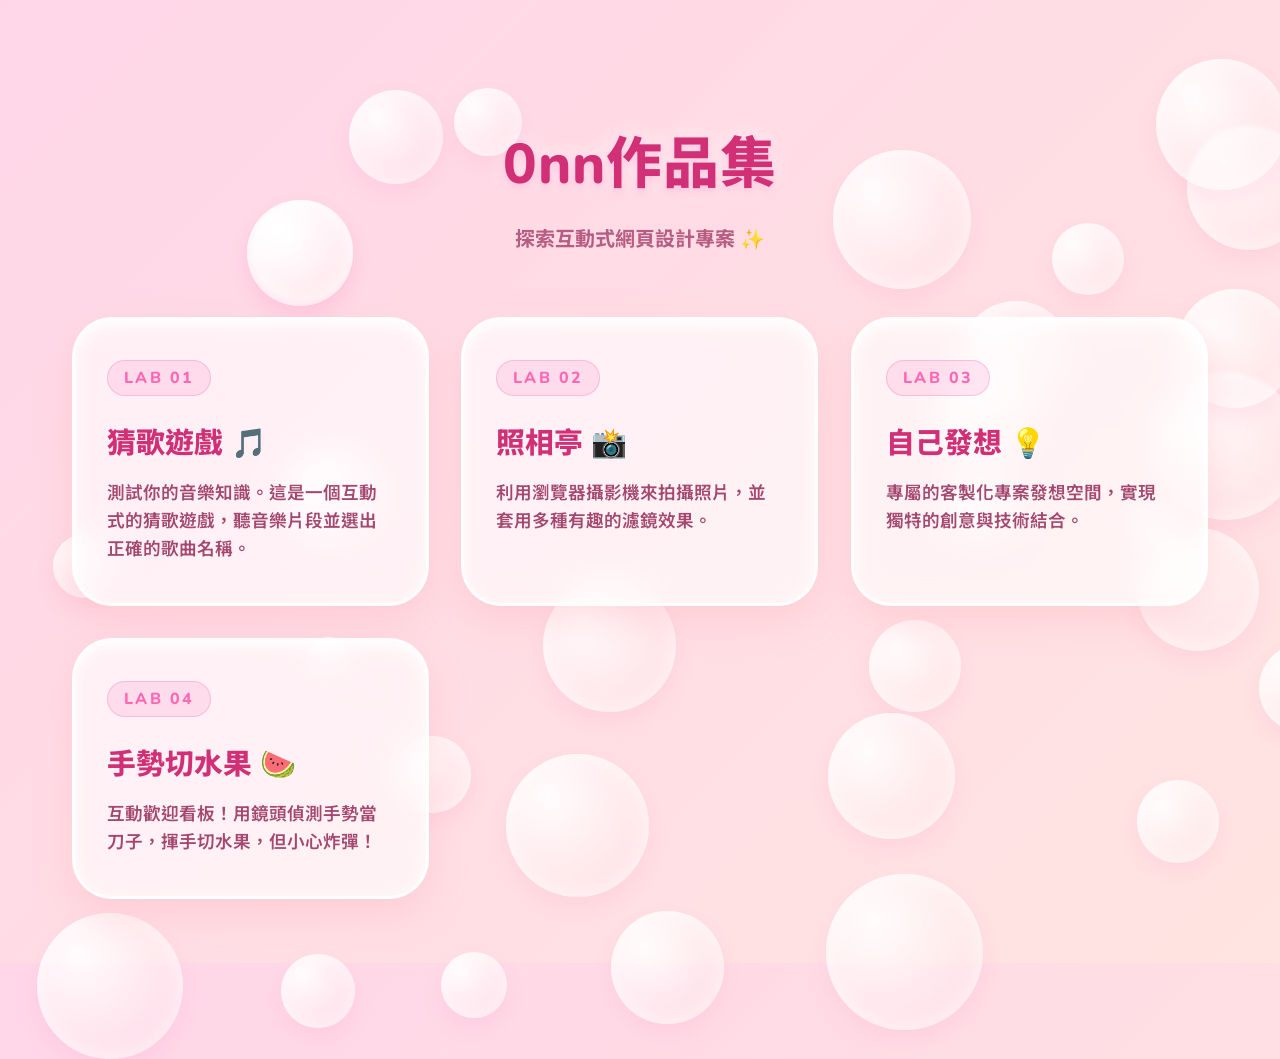
<file: index.html>
<!DOCTYPE html>
<html lang="zh-Hant">

<head>
    <meta charset="UTF-8">
    <meta name="viewport" content="width=device-width, initial-scale=1.0">
    <title>0nn作品集</title>
    <link
        href="https://fonts.googleapis.com/css2?family=Nunito:wght@400;600;800&family=Noto+Sans+TC:wght@400;700;800&display=swap"
        rel="stylesheet">
    <style>
        :root {
            --bg-color: #ffd6e8;
            --text-main: #9d3b62;
            --accent-1: #ffb6c1;
            --accent-2: #ff69b4;
            --card-bg: rgba(255, 255, 255, 0.6);
            --card-hover: rgba(255, 255, 255, 0.95);
        }

        body {
            margin: 0;
            padding: 0;
            font-family: 'Nunito', 'Noto Sans TC', sans-serif;
            background-color: var(--bg-color);
            background-image: linear-gradient(135deg, #ffd6e8 0%, #ffe4e1 100%);
            color: var(--text-main);
            min-height: 100vh;
            display: flex;
            flex-direction: column;
            align-items: center;
            overflow-x: hidden;
            position: relative;
        }

        /* 泡泡動畫特效 */
        .bubble {
            position: absolute;
            background: radial-gradient(circle at 30% 30%, rgba(255, 255, 255, 0.9), rgba(255, 182, 193, 0.1));
            border-radius: 50%;
            box-shadow: inset 0 0 25px rgba(255, 255, 255, 0.8), 0 10px 20px rgba(255, 105, 180, 0.1);
            animation: float 8s infinite ease-in-out;
            z-index: 0;
            backdrop-filter: blur(2px);
            cursor: pointer;
            -webkit-tap-highlight-color: transparent;
            transition: transform 0.1s ease-out;
        }

        /* 泡泡按壓時的阻尼感 */
        .bubble:active {
            transform: scale(0.85) !important;
        }

        .bubble.popped {
            animation: pop 0.25s cubic-bezier(0.175, 0.885, 0.32, 1.275) forwards !important;
            pointer-events: none;
        }

        /* 戳破水花粒子樣式（如煙花般放射下墜） */
        .pop-particle {
            position: absolute;
            background: radial-gradient(circle at 30% 30%, rgba(255, 255, 255, 1) 0%, rgba(135, 206, 250, 0.95) 40%, rgba(30, 144, 255, 0.4) 100%);
            border-radius: 50%;
            box-shadow: inset 0 0 5px rgba(255, 255, 255, 1), 0 0 8px rgba(135, 206, 250, 0.5);
            pointer-events: none;
            z-index: 15;
            animation: splashFly 0.65s cubic-bezier(0.1, 0.8, 0.2, 1) forwards;
            transform-origin: center;
        }

        /* 晶瑩剔透的水紋漣漪環 */
        .pop-ring {
            position: absolute;
            border: 2px dashed rgba(255, 255, 255, 0.8);
            box-shadow: inset 0 0 10px rgba(135, 206, 250, 0.4), 0 0 15px rgba(135, 206, 250, 0.5);
            background: rgba(224, 255, 255, 0.08);
            border-radius: 50%;
            pointer-events: none;
            z-index: 14;
            transform: translate(-50%, -50%) scale(0.5);
            animation: ringExpand 0.4s cubic-bezier(0.1, 0.8, 0.3, 1) forwards;
        }

        @keyframes pop {
            0% { transform: scale(1); opacity: 1; }
            40% { transform: scale(0.7, 1.3); }
            70% { transform: scale(1.3, 0.7); opacity: 0.8; }
            100% { transform: scale(0); opacity: 0; }
        }

        @keyframes splashFly {
            0% {
                transform: translate(0, 0) scale(1) rotate(var(--angle)) scaleX(1.5) scaleY(0.6);
                opacity: 1;
            }
            25% {
                transform: translate(calc(var(--tx) * 0.45), calc(var(--ty) * 0.45 + var(--gravity) * 0.08)) scale(1.1) rotate(var(--angle)) scaleX(1.9) scaleY(0.45);
                opacity: 0.95;
            }
            70% {
                transform: translate(calc(var(--tx) * 0.85), calc(var(--ty) * 0.85 + var(--gravity) * 0.6)) scale(0.7) rotate(var(--angle)) scaleX(1.2) scaleY(0.8);
                opacity: 0.8;
            }
            100% {
                transform: translate(var(--tx), calc(var(--ty) + var(--gravity))) scale(0) rotate(var(--angle)) scaleX(1) scaleY(1);
                opacity: 0;
            }
        }

        @keyframes ringExpand {
            0% {
                transform: translate(-50%, -50%) scale(0.4);
                opacity: 1;
            }
            100% {
                transform: translate(-50%, -50%) scale(1.6);
                opacity: 0;
                border-color: rgba(255, 255, 255, 0);
            }
        }

        @keyframes float {

            0%,
            100% {
                transform: translateY(0) scale(1) rotate(0deg);
            }

            50% {
                transform: translateY(-40px) scale(1.05) rotate(5deg);
            }
        }

        header {
            margin-top: 5rem;
            text-align: center;
            animation: bounceIn 1s cubic-bezier(0.68, -0.55, 0.265, 1.55);
            z-index: 1;
        }

        h1 {
            font-size: 3.5rem;
            font-weight: 800;
            margin-bottom: 0.5rem;
            color: #d13076;
            text-shadow: 0 4px 10px rgba(255, 105, 180, 0.3), 0 0 20px rgba(255, 255, 255, 0.8);
            letter-spacing: 0.02em;
        }

        p {
            font-size: 1.25rem;
            color: #b75c82;
            margin-bottom: 4rem;
            font-weight: 700;
        }

        .container {
            display: grid;
            grid-template-columns: repeat(auto-fit, minmax(300px, 1fr));
            gap: 2rem;
            width: 100%;
            max-width: 1200px;
            padding: 0 2rem 4rem 2rem;
            box-sizing: border-box;
            z-index: 1;
        }

        .card {
            background: var(--card-bg);
            border-radius: 40px;
            padding: 2.5rem 2rem;
            text-decoration: none;
            color: inherit;
            transition: all 0.4s cubic-bezier(0.175, 0.885, 0.32, 1.275);
            border: 3px solid rgba(255, 255, 255, 0.9);
            backdrop-filter: blur(15px);
            position: relative;
            overflow: hidden;
            box-shadow: 0 15px 35px rgba(255, 182, 193, 0.4), inset 0 5px 15px rgba(255, 255, 255, 1);
            animation: fadeInUp 1s ease-out forwards;
            opacity: 0;
            transform: translateY(20px);
        }

        .card:nth-child(1) {
            animation-delay: 0.1s;
        }

        .card:nth-child(2) {
            animation-delay: 0.2s;
        }

        .card:nth-child(3) {
            animation-delay: 0.3s;
        }

        .card:nth-child(4) {
            animation-delay: 0.4s;
        }


        .card:hover {
            transform: translateY(-15px) scale(1.03);
            background: var(--card-hover);
            box-shadow: 0 25px 45px rgba(255, 105, 180, 0.4), inset 0 5px 25px rgba(255, 255, 255, 1);
            border-color: #ffffff;
        }

        .card-number {
            font-size: 1rem;
            text-transform: uppercase;
            letter-spacing: 0.15em;
            color: #ff69b4;
            font-weight: 800;
            margin-bottom: 0.5rem;
            display: inline-block;
            background: rgba(255, 105, 180, 0.15);
            padding: 6px 16px;
            border-radius: 30px;
            border: 1px solid rgba(255, 105, 180, 0.3);
        }

        .card-title {
            font-size: 1.8rem;
            font-weight: 800;
            margin: 1rem 0 1rem 0;
            color: #d13076;
        }

        .card-desc {
            color: #a44870;
            font-size: 1.1rem;
            line-height: 1.6;
            margin: 0;
            font-weight: 600;
        }

        @keyframes bounceIn {
            0% {
                opacity: 0;
                transform: scale(0.8) translateY(-30px);
            }

            50% {
                opacity: 1;
                transform: scale(1.05) translateY(5px);
            }

            100% {
                opacity: 1;
                transform: scale(1) translateY(0);
            }
        }

        @keyframes fadeInUp {
            from {
                opacity: 0;
                transform: translateY(40px) scale(0.95);
            }

            to {
                opacity: 1;
                transform: translateY(0) scale(1);
            }
        }

        @media (max-width: 768px) {
            h1 {
                font-size: 2.5rem;
            }

            .container {
                grid-template-columns: 1fr;
            }

            .card {
                border-radius: 30px;
            }
        }
    </style>
</head>

<body>
    <!-- 漂浮泡泡背景（由 JS 動態生成） -->

    <header>
        <h1>0nn作品集</h1>
        <p>探索互動式網頁設計專案 ✨</p>
    </header>

    <div class="container">
        <a href="lab1/index.html" class="card">
            <span class="card-number">Lab 01</span>
            <h2 class="card-title">猜歌遊戲 🎵</h2>
            <p class="card-desc">測試你的音樂知識。這是一個互動式的猜歌遊戲，聽音樂片段並選出正確的歌曲名稱。</p>
        </a>

        <a href="lab2/index.html" class="card">
            <span class="card-number">Lab 02</span>
            <h2 class="card-title">照相亭 📸</h2>
            <p class="card-desc">利用瀏覽器攝影機來拍攝照片，並套用多種有趣的濾鏡效果。</p>
        </a>

        <a href="lab3/index.html" class="card">
            <span class="card-number">Lab 03</span>
            <h2 class="card-title">自己發想 💡</h2>
            <p class="card-desc">專屬的客製化專案發想空間，實現獨特的創意與技術結合。</p>
        </a>

        <a href="lab4/index.html" class="card">
            <span class="card-number">Lab 04</span>
            <h2 class="card-title">手勢切水果 🍉</h2>
            <p class="card-desc">互動歡迎看板！用鏡頭偵測手勢當刀子，揮手切水果，但小心炸彈！</p>
        </a>

    </div>

    <script>
        // 擬真 Web Audio API 泡泡破裂音效
        function playPopSound() {
            try {
                const AudioContext = window.AudioContext || window.webkitAudioContext;
                if (!AudioContext) return;
                const ctx = new AudioContext();
                
                // 1. 低頻爆裂波 (Pop sound core)
                const osc = ctx.createOscillator();
                const gain = ctx.createGain();
                osc.type = 'sine';
                osc.frequency.setValueAtTime(600, ctx.currentTime);
                osc.frequency.exponentialRampToValueAtTime(120, ctx.currentTime + 0.08);
                gain.gain.setValueAtTime(0.18, ctx.currentTime);
                gain.gain.exponentialRampToValueAtTime(0.001, ctx.currentTime + 0.08);
                osc.connect(gain);
                gain.connect(ctx.destination);
                osc.start();
                osc.stop(ctx.currentTime + 0.08);
                
                // 2. 高頻點擊脆響 (Click snap)
                const osc2 = ctx.createOscillator();
                const gain2 = ctx.createGain();
                osc2.type = 'triangle';
                osc2.frequency.setValueAtTime(1500, ctx.currentTime);
                osc2.frequency.exponentialRampToValueAtTime(300, ctx.currentTime + 0.03);
                gain2.gain.setValueAtTime(0.12, ctx.currentTime);
                gain2.gain.exponentialRampToValueAtTime(0.001, ctx.currentTime + 0.03);
                osc2.connect(gain2);
                gain2.connect(ctx.destination);
                osc2.start();
                osc2.stop(ctx.currentTime + 0.03);
            } catch (e) {
                console.error(e);
            }
        }

        // 產生飛散粒子（如煙花般放射並受重力下墜的水花）
        function createPoppedParticles(x, y, size) {
            const particleCount = 18; // 18 顆水花滴，形成煙花爆裂的華麗感
            for (let i = 0; i < particleCount; i++) {
                const particle = document.createElement('div');
                particle.className = 'pop-particle';
                particle.style.left = `${x}px`;
                particle.style.top = `${y}px`;
                
                // 隨機大小（大小不一形成景深與層次感）
                const pSize = Math.random() * 8 + 3; // 3px to 11px
                particle.style.width = `${pSize}px`;
                particle.style.height = `${pSize}px`;
                
                // 煙花般放射狀飛行軌跡
                const angle = Math.random() * Math.PI * 2;
                const distance = Math.random() * 80 + 40; // 40px to 120px 放射半徑
                const targetX = Math.cos(angle) * distance;
                const targetY = Math.sin(angle) * distance;
                const gravity = Math.random() * 50 + 35; // 35px to 85px 的重力下墜高度
                const delay = Math.random() * 0.04; // 微小隨機延遲，營造爆破擴散感
                
                particle.style.setProperty('--tx', `${targetX}px`);
                particle.style.setProperty('--ty', `${targetY}px`);
                particle.style.setProperty('--gravity', `${gravity}px`);
                particle.style.setProperty('--angle', `${angle}rad`);
                particle.style.animationDelay = `${delay}s`;
                
                document.body.appendChild(particle);
                setTimeout(() => particle.remove(), 700);
            }
        }

        // 產生膨脹衝擊環
        function createPopRing(x, y, size) {
            const ring = document.createElement('div');
            ring.className = 'pop-ring';
            ring.style.left = `${x}px`;
            ring.style.top = `${y}px`;
            ring.style.width = `${size}px`;
            ring.style.height = `${size}px`;
            
            document.body.appendChild(ring);
            setTimeout(() => ring.remove(), 400);
        }

        // 動態生成 30 個背景泡泡
        const bubbleCount = 30;
        for (let i = 0; i < bubbleCount; i++) {
            const bubble = document.createElement('div');
            bubble.className = 'bubble';
            
            // 隨機屬性
            const size = Math.random() * 120 + 40; // 40px to 160px
            const left = Math.random() * 100; // 0% to 100%
            const top = Math.random() * 100; // 0% to 100%
            const duration = Math.random() * 10 + 6; // 6s to 16s
            const delay = Math.random() * 5; // 0s to 5s
            
            bubble.style.width = `${size}px`;
            bubble.style.height = `${size}px`;
            bubble.style.left = `${left}%`;
            bubble.style.top = `${top}%`;
            bubble.style.animationDuration = `${duration}s`;
            bubble.style.animationDelay = `${delay}s`;
            
            // 監聽 pointerdown 實現極致、零延遲的觸覺與音效反饋
            bubble.addEventListener('pointerdown', function(e) {
                if (this.classList.contains('popped')) return;
                this.classList.add('popped');
                
                // 1. 播放泡泡破掉的聲音
                playPopSound();
                
                // 2. 觸覺震動 (手機/平板)
                if (navigator.vibrate) {
                    navigator.vibrate(12);
                }
                
                // 3. 產生彩虹爆破粒子與衝擊波環
                const rect = this.getBoundingClientRect();
                const x = e.clientX || (rect.left + rect.width / 2);
                const y = e.clientY || (rect.top + rect.height / 2);
                createPoppedParticles(x, y, size);
                createPopRing(x, y, size);
                
                setTimeout(() => {
                    this.remove();
                }, 250);
            });
            
            // 插入到最前面，當作背景
            document.body.insertBefore(bubble, document.body.firstChild);
        }
    </script>
</body>

</html>
</file>
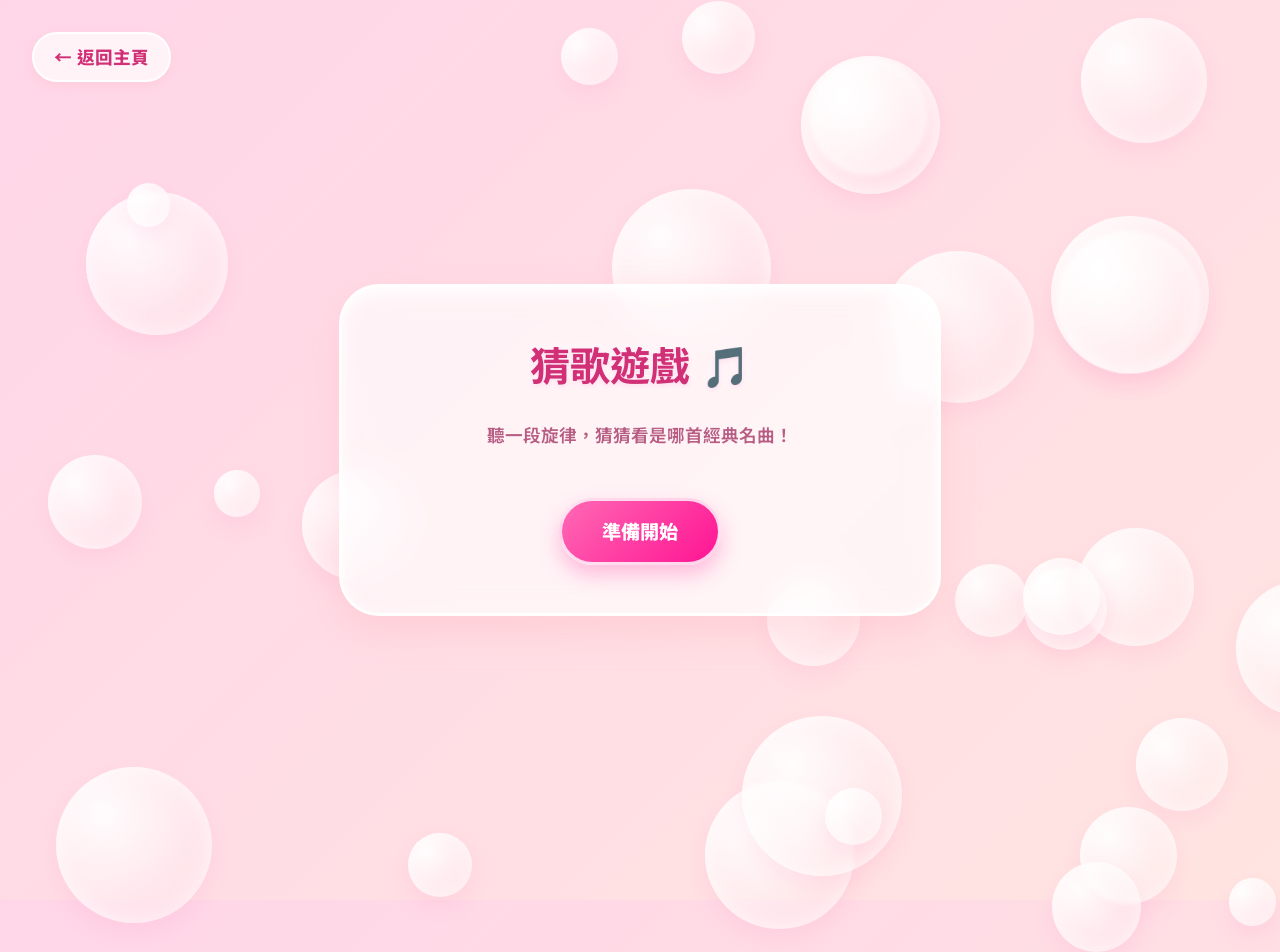
<file: lab1/index.html>
<!DOCTYPE html>
<html lang="zh-Hant">

<head>
    <meta charset="UTF-8">
    <meta name="viewport" content="width=device-width, initial-scale=1.0">
    <title>Lab 1 - 猜歌遊戲</title>
    <link
        href="https://fonts.googleapis.com/css2?family=Nunito:wght@400;600;800&family=Noto+Sans+TC:wght@400;700;800&display=swap"
        rel="stylesheet">
    <style>
        :root {
            --bg-color: #ffd6e8;
            --text-main: #9d3b62;
            --card-bg: rgba(255, 255, 255, 0.65);
        }

        body {
            margin: 0;
            font-family: 'Nunito', 'Noto Sans TC', sans-serif;
            background-color: var(--bg-color);
            background-image: linear-gradient(135deg, #ffd6e8 0%, #ffe4e1 100%);
            color: var(--text-main);
            display: flex;
            flex-direction: column;
            align-items: center;
            justify-content: center;
            min-height: 100vh;
            overflow: hidden;
            position: relative;
        }

        /* 泡泡動畫特效 */
        .bubble {
            position: absolute;
            background: radial-gradient(circle at 30% 30%, rgba(255, 255, 255, 0.9), rgba(255, 182, 193, 0.1));
            border-radius: 50%;
            box-shadow: inset 0 0 25px rgba(255, 255, 255, 0.8), 0 10px 20px rgba(255, 105, 180, 0.1);
            animation: float 8s infinite ease-in-out;
            z-index: 0;
            backdrop-filter: blur(2px);
            cursor: pointer;
            -webkit-tap-highlight-color: transparent;
        }

        .bubble.popped {
            animation: pop 0.3s cubic-bezier(0.175, 0.885, 0.32, 1.275) forwards !important;
            pointer-events: none;
        }

        @keyframes pop {
            0% { transform: scale(1); opacity: 1; }
            50% { transform: scale(1.3); opacity: 0.6; }
            100% { transform: scale(0); opacity: 0; }
        }

        @keyframes float {

            0%,
            100% {
                transform: translateY(0) scale(1) rotate(0deg);
            }

            50% {
                transform: translateY(-40px) scale(1.05) rotate(5deg);
            }
        }

        .container {
            background: var(--card-bg);
            padding: 3rem;
            border-radius: 40px;
            text-align: center;
            border: 3px solid rgba(255, 255, 255, 0.9);
            max-width: 500px;
            width: 90%;
            box-shadow: 0 15px 35px rgba(255, 182, 193, 0.4), inset 0 5px 15px rgba(255, 255, 255, 1);
            backdrop-filter: blur(15px);
            z-index: 1;
            position: relative;
            animation: bounceIn 0.8s cubic-bezier(0.68, -0.55, 0.265, 1.55);
        }

        h1 {
            font-size: 2.5rem;
            margin-top: 0;
            color: #d13076;
            text-shadow: 0 2px 5px rgba(255, 105, 180, 0.2), 0 0 10px rgba(255, 255, 255, 0.8);
        }

        p {
            font-size: 1.1rem;
            color: #b75c82;
            font-weight: 600;
        }

        .play-btn {
            background: linear-gradient(135deg, #ff69b4, #ff1493);
            color: white;
            border: 3px solid rgba(255, 255, 255, 0.8);
            padding: 1rem 2.5rem;
            font-size: 1.2rem;
            border-radius: 50px;
            cursor: pointer;
            font-weight: 800;
            transition: all 0.3s cubic-bezier(0.175, 0.885, 0.32, 1.275);
            margin-top: 2rem;
            box-shadow: 0 10px 20px rgba(255, 105, 180, 0.4);
            font-family: 'Nunito', 'Noto Sans TC', sans-serif;
        }

        .play-btn:hover {
            transform: translateY(-5px) scale(1.05);
            box-shadow: 0 15px 25px rgba(255, 20, 147, 0.5);
            background: linear-gradient(135deg, #ff1493, #ff69b4);
        }

        .back-link {
            position: absolute;
            top: 2rem;
            left: 2rem;
            color: #d13076;
            text-decoration: none;
            font-weight: 800;
            font-size: 1.1rem;
            transition: transform 0.3s;
            z-index: 2;
            background: rgba(255, 255, 255, 0.7);
            padding: 10px 20px;
            border-radius: 30px;
            box-shadow: 0 4px 10px rgba(255, 182, 193, 0.3);
            border: 2px solid white;
        }

        .back-link:hover {
            transform: translateX(-5px);
            background: white;
        }

        @keyframes bounceIn {
            0% {
                opacity: 0;
                transform: scale(0.8);
            }

            50% {
                opacity: 1;
                transform: scale(1.05);
            }

            100% {
                transform: scale(1);
            }
        }

        /* 遊戲新增樣式 */
        .audio-controls {
            display: flex;
            gap: 10px;
            justify-content: center;
            margin-bottom: 20px;
            flex-wrap: wrap;
        }

        .control-btn {
            background: rgba(255, 255, 255, 0.5);
            border: 2px solid #ff69b4;
            color: #d13076;
            padding: 8px 16px;
            border-radius: 20px;
            cursor: pointer;
            font-family: inherit;
            font-weight: 700;
            transition: all 0.2s;
        }

        .control-btn.primary {
            background: #ff69b4;
            color: white;
        }

        .control-btn:hover:not(:disabled) {
            background: #ff1493;
            color: white;
            border-color: #ff1493;
        }

        .control-btn:disabled {
            opacity: 0.5;
            cursor: not-allowed;
            border-color: #ccc;
            color: #999;
        }

        .options-grid {
            display: grid;
            grid-template-columns: 1fr;
            gap: 10px;
        }

        .option-btn {
            background: white;
            border: 2px solid #ffb6c1;
            padding: 15px;
            border-radius: 15px;
            cursor: pointer;
            font-family: inherit;
            color: #9d3b62;
            transition: all 0.2s;
            text-align: left;
            display: flex;
            flex-direction: column;
        }

        .option-btn:hover:not(:disabled) {
            background: #fff0f5;
            transform: translateY(-2px);
            border-color: #ff69b4;
        }

        .option-btn.correct {
            background: #e6ffe6;
            border-color: #4caf50;
            color: #2e7d32;
        }

        .option-btn.wrong {
            background: #ffe6e6;
            border-color: #f44336;
            color: #c62828;
            opacity: 0.7;
        }

        .song-name {
            font-weight: 800;
            font-size: 1.1rem;
        }

        .artist-name {
            font-size: 0.9rem;
            color: #b75c82;
        }
    </style>
</head>

<body>
    <!-- 漂浮泡泡背景（由 JS 動態生成） -->

    <a href="../index.html" class="back-link">← 返回主頁</a>
    
    <!-- 開始畫面 -->
    <div class="container" id="start-screen">
        <h1>猜歌遊戲 🎵</h1>
        <p>聽一段旋律，猜猜看是哪首經典名曲！</p>
        <button class="play-btn" id="start-btn">準備開始</button>
        <p id="loading" style="display: none; color: #d13076; margin-top: 1rem; font-weight: bold;">正在載入歌曲，請稍候...</p>
    </div>

    <!-- 遊戲畫面 -->
    <div class="container" id="game-screen" style="display: none;">
        <div style="display: flex; justify-content: space-between; margin-bottom: 1rem; color: #d13076; font-weight: 800;">
            <span id="round-info">回合 1/10</span>
            <span>得分 <span id="score-info">0</span></span>
        </div>
        
        <h2 style="color: #9d3b62; margin-bottom: 1rem;">這首是哪首歌？</h2>
        
        <div class="audio-controls">
            <button id="btn-play-start" class="control-btn primary">開始聽 (0-15s)</button>
            <button id="btn-play-more" class="control-btn" disabled>再聽 15 秒</button>
            <button id="btn-skip" class="control-btn" disabled>跳過</button>
        </div>
        
        <div id="options" class="options-grid">
            <!-- 按鈕將由 JS 生成 -->
        </div>
        
        <div id="feedback" style="min-height: 24px; font-weight: bold; margin-top: 1rem;"></div>
    </div>

    <!-- 結束畫面 -->
    <div class="container" id="end-screen" style="display: none;">
        <h1>遊戲結束！</h1>
        <p style="font-size: 1.2rem; color: #9d3b62;">你的最終得分</p>
        <h2 id="final-score" style="font-size: 3rem; color: #d13076; margin: 1rem 0;">0</h2>
        <button class="play-btn" id="restart-btn">再挑戰一次</button>
    </div>

    <audio id="audio-player"></audio>

    <script src="game.js"></script>
    <script>
        // 動態生成 30 個泡泡
        const bubbleCount = 30;
        for (let i = 0; i < bubbleCount; i++) {
            const bubble = document.createElement('div');
            bubble.className = 'bubble';
            
            // 隨機屬性
            const size = Math.random() * 120 + 40; // 40px to 160px
            const left = Math.random() * 100; // 0% to 100%
            const top = Math.random() * 100; // 0% to 100%
            const duration = Math.random() * 10 + 6; // 6s to 16s
            const delay = Math.random() * 5; // 0s to 5s
            
            bubble.style.width = `${size}px`;
            bubble.style.height = `${size}px`;
            bubble.style.left = `${left}%`;
            bubble.style.top = `${top}%`;
            bubble.style.animationDuration = `${duration}s`;
            bubble.style.animationDelay = `${delay}s`;
            
            bubble.addEventListener('click', function() {
                this.classList.add('popped');
                setTimeout(() => {
                    this.remove();
                }, 300);
            });
            
            // 插入到最前面，當作背景
            document.body.insertBefore(bubble, document.body.firstChild);
        }
    </script>
</body>

</html>
</file>
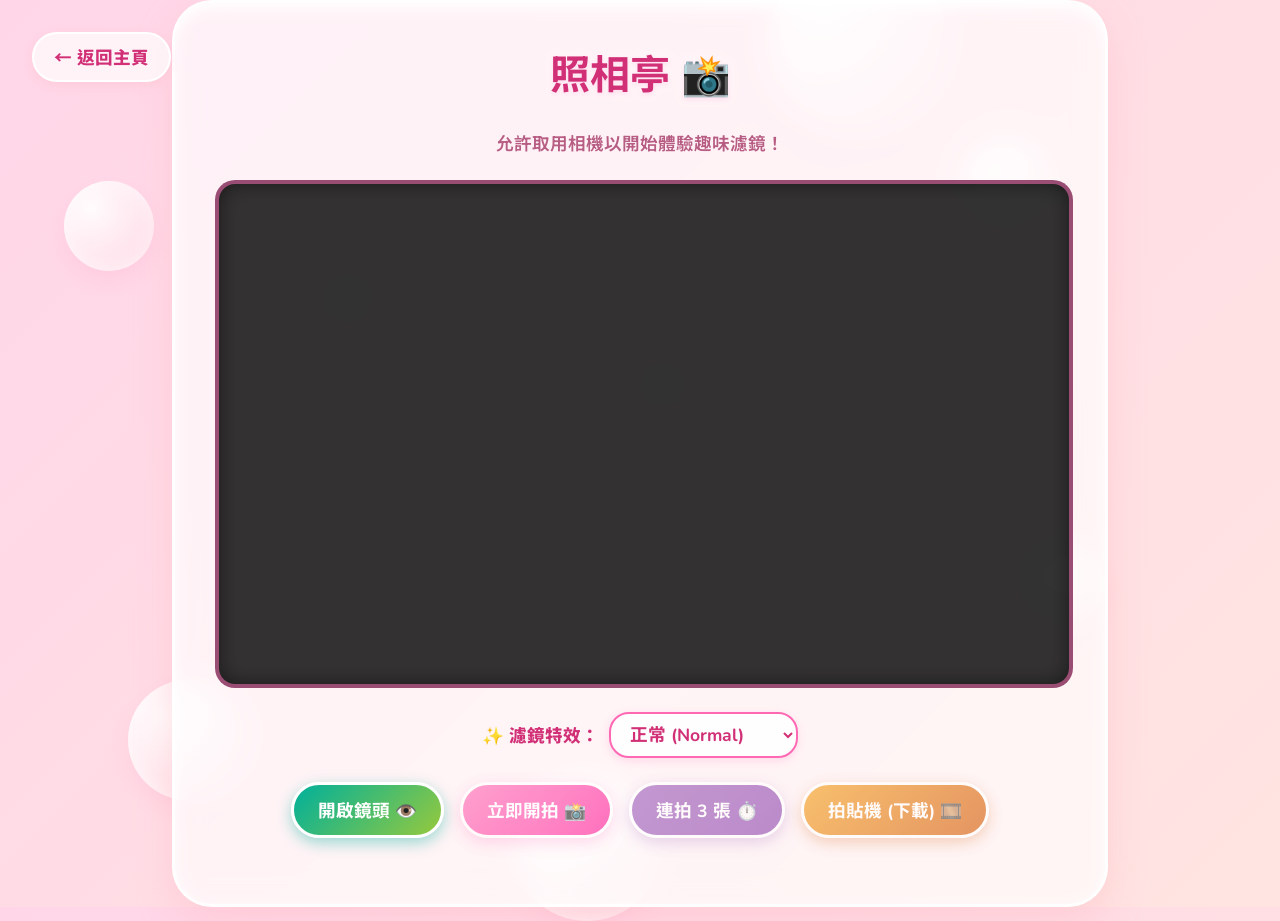
<file: lab2/index.html>
<!DOCTYPE html>
<html lang="zh-Hant">

<head>
    <meta charset="UTF-8">
    <meta name="viewport" content="width=device-width, initial-scale=1.0">
    <title>Lab 2 - 照相亭</title>
    <link
        href="https://fonts.googleapis.com/css2?family=Nunito:wght@400;600;800&family=Noto+Sans+TC:wght@400;700;800&display=swap"
        rel="stylesheet">
    <style>
        :root {
            --bg-color: #ffd6e8;
            --text-main: #9d3b62;
            --card-bg: rgba(255, 255, 255, 0.65);
        }

        body {
            margin: 0;
            font-family: 'Nunito', 'Noto Sans TC', sans-serif;
            background-color: var(--bg-color);
            background-image: linear-gradient(135deg, #ffd6e8 0%, #ffe4e1 100%);
            color: var(--text-main);
            display: flex;
            flex-direction: column;
            align-items: center;
            justify-content: center;
            min-height: 100vh;
            overflow: hidden;
            position: relative;
        }

        /* 泡泡動畫特效 */
        .bubble {
            position: absolute;
            background: radial-gradient(circle at 30% 30%, rgba(255, 255, 255, 0.9), rgba(255, 182, 193, 0.1));
            border-radius: 50%;
            box-shadow: inset 0 0 25px rgba(255, 255, 255, 0.8), 0 10px 20px rgba(255, 105, 180, 0.1);
            animation: float 8s infinite ease-in-out;
            z-index: 0;
            backdrop-filter: blur(2px);
        }

        .bubble:nth-child(1) {
            width: 120px;
            height: 120px;
            left: 10%;
            animation-duration: 8s;
            top: 75%;
        }

        .bubble:nth-child(2) {
            width: 80px;
            height: 80px;
            left: 80%;
            animation-duration: 10s;
            top: 60%;
            animation-delay: 2s;
        }

        .bubble:nth-child(3) {
            width: 150px;
            height: 150px;
            left: 40%;
            animation-duration: 12s;
            top: 85%;
            animation-delay: 4s;
        }

        .bubble:nth-child(4) {
            width: 60px;
            height: 60px;
            left: 25%;
            animation-duration: 7s;
            top: 30%;
            animation-delay: 1s;
        }

        .bubble:nth-child(5) {
            width: 100px;
            height: 100px;
            left: 75%;
            animation-duration: 9s;
            top: 15%;
            animation-delay: 3s;
        }

        .bubble:nth-child(6) {
            width: 180px;
            height: 180px;
            left: 60%;
            animation-duration: 15s;
            top: -5%;
            animation-delay: 0s;
        }

        .bubble:nth-child(7) {
            width: 90px;
            height: 90px;
            left: 5%;
            animation-duration: 11s;
            top: 20%;
            animation-delay: 5s;
        }

        .bubble:nth-child(8) {
            width: 50px;
            height: 50px;
            left: 50%;
            animation-duration: 6s;
            top: 40%;
            animation-delay: 2.5s;
        }

        @keyframes float {

            0%,
            100% {
                transform: translateY(0) scale(1) rotate(0deg);
            }

            50% {
                transform: translateY(-40px) scale(1.05) rotate(5deg);
            }
        }

        .container {
            background: var(--card-bg);
            padding: 2.5rem;
            border-radius: 40px;
            text-align: center;
            border: 3px solid rgba(255, 255, 255, 0.9);
            max-width: 850px;
            width: 90%;
            box-shadow: 0 15px 35px rgba(255, 182, 193, 0.4), inset 0 5px 15px rgba(255, 255, 255, 1);
            backdrop-filter: blur(15px);
            z-index: 1;
            position: relative;
            animation: bounceIn 0.8s cubic-bezier(0.68, -0.55, 0.265, 1.55);
        }

        h1 {
            font-size: 2.5rem;
            margin-top: 0;
            color: #d13076;
            text-shadow: 0 2px 5px rgba(255, 105, 180, 0.2), 0 0 10px rgba(255, 255, 255, 0.8);
        }

        p {
            font-size: 1.1rem;
            color: #b75c82;
            font-weight: 600;
        }

        .camera-box {
            width: 100%;
            height: 500px;
            background: rgba(0, 0, 0, 0.8);
            border-radius: 20px;
            margin: 1.5rem 0;
            display: flex;
            align-items: center;
            justify-content: center;
            color: #d13076;
            font-size: 1.2rem;
            border: 4px solid rgba(255, 105, 180, 0.5);
            font-weight: 800;
            position: relative;
            overflow: hidden;
            box-shadow: inset 0 0 20px rgba(0,0,0,0.5);
        }

        #video {
            width: 100%;
            height: 100%;
            object-fit: cover;
            /* 鏡像翻轉，讓使用者像在照鏡子 */
            transform: scaleX(-1);
        }

        .countdown {
            position: absolute;
            top: 50%;
            left: 50%;
            transform: translate(-50%, -50%);
            font-size: 6rem;
            color: white;
            text-shadow: 0 0 20px #ff1493, 0 0 10px #ff69b4;
            font-weight: 800;
            z-index: 10;
            display: none;
            margin: 0;
            line-height: 1;
        }

        .controls {
            display: flex;
            gap: 1rem;
            justify-content: center;
            margin-bottom: 1rem;
            flex-wrap: wrap;
        }

        .action-btn {
            background: linear-gradient(135deg, #ff69b4, #ff1493);
            color: white;
            border: 3px solid white;
            padding: 12px 24px;
            font-size: 1.1rem;
            font-weight: 700;
            border-radius: 30px;
            cursor: pointer;
            box-shadow: 0 5px 15px rgba(255, 105, 180, 0.4);
            transition: all 0.3s cubic-bezier(0.25, 0.8, 0.25, 1);
            font-family: inherit;
        }

        .action-btn:hover:not(:disabled) {
            transform: translateY(-3px) scale(1.05);
            box-shadow: 0 10px 25px rgba(255, 20, 147, 0.6);
        }

        .action-btn:active:not(:disabled) {
            transform: translateY(1px) scale(0.95);
        }

        .action-btn:disabled {
            opacity: 0.6;
            cursor: not-allowed;
            transform: none;
        }

        .burst-btn {
            background: linear-gradient(135deg, #9b59b6, #8e44ad);
            box-shadow: 0 5px 15px rgba(155, 89, 182, 0.4);
        }

        .burst-btn:hover:not(:disabled) {
            box-shadow: 0 10px 25px rgba(142, 68, 173, 0.6);
        }

        .detect-btn {
            background: linear-gradient(135deg, #00b09b, #96c93d);
            box-shadow: 0 5px 15px rgba(0, 176, 155, 0.4);
        }

        .detect-btn:hover:not(:disabled) {
            box-shadow: 0 10px 25px rgba(0, 176, 155, 0.6);
        }

        .strip-btn {
            background: linear-gradient(135deg, #f39c12, #d35400);
            box-shadow: 0 5px 15px rgba(211, 84, 0, 0.4);
        }

        .strip-btn:hover:not(:disabled) {
            box-shadow: 0 10px 25px rgba(211, 84, 0, 0.6);
        }

        .filter-controls {
            margin-bottom: 1.5rem;
            display: flex;
            align-items: center;
            justify-content: center;
            gap: 10px;
        }

        .filter-select {
            padding: 8px 15px;
            font-size: 1.1rem;
            border: 2px solid #ff69b4;
            border-radius: 20px;
            background: rgba(255, 255, 255, 0.9);
            color: #d13076;
            outline: none;
            cursor: pointer;
            font-family: inherit;
            box-shadow: 0 3px 10px rgba(255, 105, 180, 0.2);
            transition: all 0.3s;
            font-weight: 700;
        }

        .filter-select:hover {
            border-color: #ff1493;
            box-shadow: 0 5px 15px rgba(255, 20, 147, 0.4);
        }

        .gallery {
            display: flex;
            flex-wrap: wrap;
            gap: 10px;
            justify-content: center;
            max-height: 200px;
            overflow-y: auto;
            padding: 5px;
        }

        .gallery img {
            width: 80px;
            height: 80px;
            object-fit: cover;
            border-radius: 10px;
            border: 3px solid white;
            box-shadow: 0 3px 10px rgba(0,0,0,0.15);
            animation: popIn 0.5s cubic-bezier(0.175, 0.885, 0.32, 1.275);
            transition: transform 0.3s;
        }
        
        .gallery img:hover {
            transform: scale(1.1) rotate(3deg);
            z-index: 2;
        }

        @keyframes countdownPop {
            0% { transform: translate(-50%, -50%) scale(0.5); opacity: 0; }
            50% { transform: translate(-50%, -50%) scale(1.2); opacity: 1; }
            100% { transform: translate(-50%, -50%) scale(1); opacity: 1; }
        }

        @keyframes popIn {
            0% { transform: scale(0.5) translateY(20px); opacity: 0; }
            100% { transform: scale(1) translateY(0); opacity: 1; }
        }

        .back-link {
            position: absolute;
            top: 2rem;
            left: 2rem;
            color: #d13076;
            text-decoration: none;
            font-weight: 800;
            font-size: 1.1rem;
            transition: transform 0.3s;
            z-index: 2;
            background: rgba(255, 255, 255, 0.7);
            padding: 10px 20px;
            border-radius: 30px;
            box-shadow: 0 4px 10px rgba(255, 182, 193, 0.3);
            border: 2px solid white;
        }

        .back-link:hover {
            transform: translateX(-5px);
            background: white;
        }

        @keyframes bounceIn {
            0% {
                opacity: 0;
                transform: scale(0.8);
            }

            50% {
                opacity: 1;
                transform: scale(1.05);
            }

            100% {
                transform: scale(1);
            }
        }
    </style>
</head>

<body>
    <!-- 漂浮泡泡背景 -->
    <div class="bubble"></div>
    <div class="bubble"></div>
    <div class="bubble"></div>
    <div class="bubble"></div>
    <div class="bubble"></div>
    <div class="bubble"></div>
    <div class="bubble"></div>
    <div class="bubble"></div>

    <a href="../index.html" class="back-link">← 返回主頁</a>
    <div class="container">
        <h1>照相亭 📸</h1>
        <p>允許取用相機以開始體驗趣味濾鏡！</p>
        <div class="camera-box">
            <video id="video" autoplay playsinline></video>
            <div id="countdown" class="countdown"></div>
        </div>
        <div class="filter-controls">
            <label for="filter-select" style="font-weight: 800; color: #d13076; font-size: 1.1rem;">✨ 濾鏡特效：</label>
            <select id="filter-select" class="filter-select">
                <option value="none">正常 (Normal)</option>
                <option value="grayscale(100%)">黑白 (Grayscale)</option>
                <option value="sepia(100%)">復古 (Sepia)</option>
                <option value="invert(100%)">負片 (Invert)</option>
                <option value="hue-rotate(90deg)">迷幻 (Alien)</option>
                <option value="contrast(150%) saturate(150%)">鮮豔 (Vivid)</option>
                <option value="blur(4px)">朦朧 (Blur)</option>
            </select>
        </div>
        <div class="controls">
            <button id="btn-detect" class="action-btn detect-btn">開啟鏡頭 👁️</button>
            <button id="btn-snap" class="action-btn" disabled>立即開拍 📸</button>
            <button id="btn-burst" class="action-btn burst-btn" disabled>連拍 3 張 ⏱️</button>
            <button id="btn-strip" class="action-btn strip-btn" disabled>拍貼機 (下載) 🎞️</button>
        </div>
        <div id="gallery" class="gallery"></div>
        <canvas id="canvas" style="display: none;"></canvas>
    </div>

    <script>
        const video = document.getElementById('video');
        const canvas = document.getElementById('canvas');
        const ctx = canvas.getContext('2d');
        const gallery = document.getElementById('gallery');
        const btnSnap = document.getElementById('btn-snap');
        const btnBurst = document.getElementById('btn-burst');
        const btnStrip = document.getElementById('btn-strip');
        const btnDetect = document.getElementById('btn-detect');
        const countdownEl = document.getElementById('countdown');
        const filterSelect = document.getElementById('filter-select');
        let currentFilter = 'none';

        // 監聽濾鏡選擇
        filterSelect.addEventListener('change', (e) => {
            currentFilter = e.target.value;
            video.style.filter = currentFilter;
        });
        
        // 取得相機權限與影片串流
        async function startCamera() {
            try {
                const stream = await navigator.mediaDevices.getUserMedia({ video: { facingMode: "user" }, audio: false });
                video.srcObject = stream;
                
                // 成功後啟用拍照按鈕
                btnSnap.disabled = false;
                btnBurst.disabled = false;
                btnStrip.disabled = false;
                btnDetect.textContent = "鏡頭已開啟 ✅";
                btnDetect.disabled = true;
            } catch (err) {
                console.error("無法存取相機:", err);
                alert("請允許存取相機才能使用照相亭喔！");
            }
        }

        // 點擊按鈕後啟動相機
        btnDetect.addEventListener('click', startCamera);

        // 拍照功能
        function takePhoto() {
            // 閃光特效
            const flash = document.createElement('div');
            flash.style.position = 'absolute';
            flash.style.top = '0';
            flash.style.left = '0';
            flash.style.width = '100%';
            flash.style.height = '100%';
            flash.style.background = 'white';
            flash.style.opacity = '1';
            flash.style.zIndex = '100';
            flash.style.transition = 'opacity 0.3s ease';
            flash.style.borderRadius = '16px';
            document.querySelector('.camera-box').appendChild(flash);
            
            let dataUrl = '';
            
            // 確保影片已經準備好
            if (video.videoWidth) {
                canvas.width = video.videoWidth;
                canvas.height = video.videoHeight;
                
                // 為了讓拍出來的照片跟預覽一樣是鏡像，我們在畫到 canvas 前先翻轉 ctx
                ctx.translate(canvas.width, 0);
                ctx.scale(-1, 1);
                
                // 套用選擇的濾鏡
                ctx.filter = currentFilter;
                
                // 將影片當前畫面畫到 canvas
                ctx.drawImage(video, 0, 0, canvas.width, canvas.height);
                
                // 恢復 ctx 狀態與濾鏡
                ctx.setTransform(1, 0, 0, 1, 0, 0);
                ctx.filter = 'none';
                
                // 將 canvas 轉成圖片 URL
                dataUrl = canvas.toDataURL('image/png');
                
                // 建立 img 元素並加入畫廊
                const img = document.createElement('img');
                img.src = dataUrl;
                gallery.prepend(img); // 加到最前面
            }

            // 移除閃光特效
            setTimeout(() => { flash.style.opacity = '0'; }, 50);
            setTimeout(() => { flash.remove(); }, 350);
            
            return dataUrl;
        }

        // 立即開拍按鈕
        btnSnap.addEventListener('click', () => {
            takePhoto();
        });

        // 延遲工具函數
        const sleep = ms => new Promise(resolve => setTimeout(resolve, ms));

        // 連拍 3 張按鈕
        btnBurst.addEventListener('click', async () => {
            // 禁用按鈕，避免重複點擊
            btnSnap.disabled = true;
            btnBurst.disabled = true;
            btnStrip.disabled = true;
            
            for (let i = 0; i < 3; i++) {
                // 倒數 3 秒
                countdownEl.style.display = 'block';
                for (let c = 3; c > 0; c--) {
                    countdownEl.textContent = c;
                    // 重置動畫以再次觸發
                    countdownEl.style.animation = 'none';
                    void countdownEl.offsetWidth; // 觸發 reflow
                    countdownEl.style.animation = 'countdownPop 0.5s ease-out forwards';
                    
                    await sleep(1000);
                }
                
                // 隱藏倒數並拍照
                countdownEl.style.display = 'none';
                takePhoto();
                
                // 如果還沒拍完，稍微等待一下再開始下一次倒數
                if (i < 2) {
                    await sleep(1000);
                }
            }
            
            // 恢復按鈕
            btnSnap.disabled = false;
            btnBurst.disabled = false;
            btnStrip.disabled = false;
        });

        // 拍貼機模式 (下載最近的三張照片)
        btnStrip.addEventListener('click', async () => {
            const imgs = gallery.querySelectorAll('img');
            
            if (imgs.length < 3) {
                alert("請先拍攝至少 3 張照片才能製作拍貼機長條圖喔！");
                return;
            }

            btnSnap.disabled = true;
            btnBurst.disabled = true;
            btnStrip.disabled = true;
            
            // 取相片庫中最新拍的 3 張
            // 因為我們拍照是用 prepend (插在最前面)，所以 imgs[0] 是最新拍的，imgs[2] 是最早拍的。
            // 為了讓拍貼機長條圖由上到下是依照時間順序 (最早在上面)，我們反轉順序取出：
            const capturedImages = [imgs[2].src, imgs[1].src, imgs[0].src];
            
            const stripCanvas = document.createElement('canvas');
            const stripCtx = stripCanvas.getContext('2d');
            
            const padding = 30; // 邊框大小
            
            // 從第一張圖取得寬高
            const imgObj = new Image();
            imgObj.src = capturedImages[0];
            await new Promise(r => imgObj.onload = r);
            
            const imgWidth = imgObj.width;
            const imgHeight = imgObj.height;
            
            // 拍貼機畫布尺寸 (加上邊框空間)
            stripCanvas.width = imgWidth + padding * 2;
            stripCanvas.height = (imgHeight * 3) + (padding * 4); // 上、中1、中2、下
            
            // 填滿白色背景
            stripCtx.fillStyle = '#ffffff';
            stripCtx.fillRect(0, 0, stripCanvas.width, stripCanvas.height);
            
            // 依序繪製三張照片
            for(let i=0; i<3; i++) {
                const img = new Image();
                img.src = capturedImages[i];
                await new Promise(r => img.onload = r);
                const y = padding + i * (imgHeight + padding);
                stripCtx.drawImage(img, padding, y, imgWidth, imgHeight);
            }
            
            // 觸發下載
            const link = document.createElement('a');
            link.download = `photobooth-strip-${Date.now()}.png`;
            link.href = stripCanvas.toDataURL('image/png');
            link.click();
            
            // 恢復按鈕
            btnSnap.disabled = false;
            btnBurst.disabled = false;
            btnStrip.disabled = false;
        });
    </script>
</body>

</html>
</file>
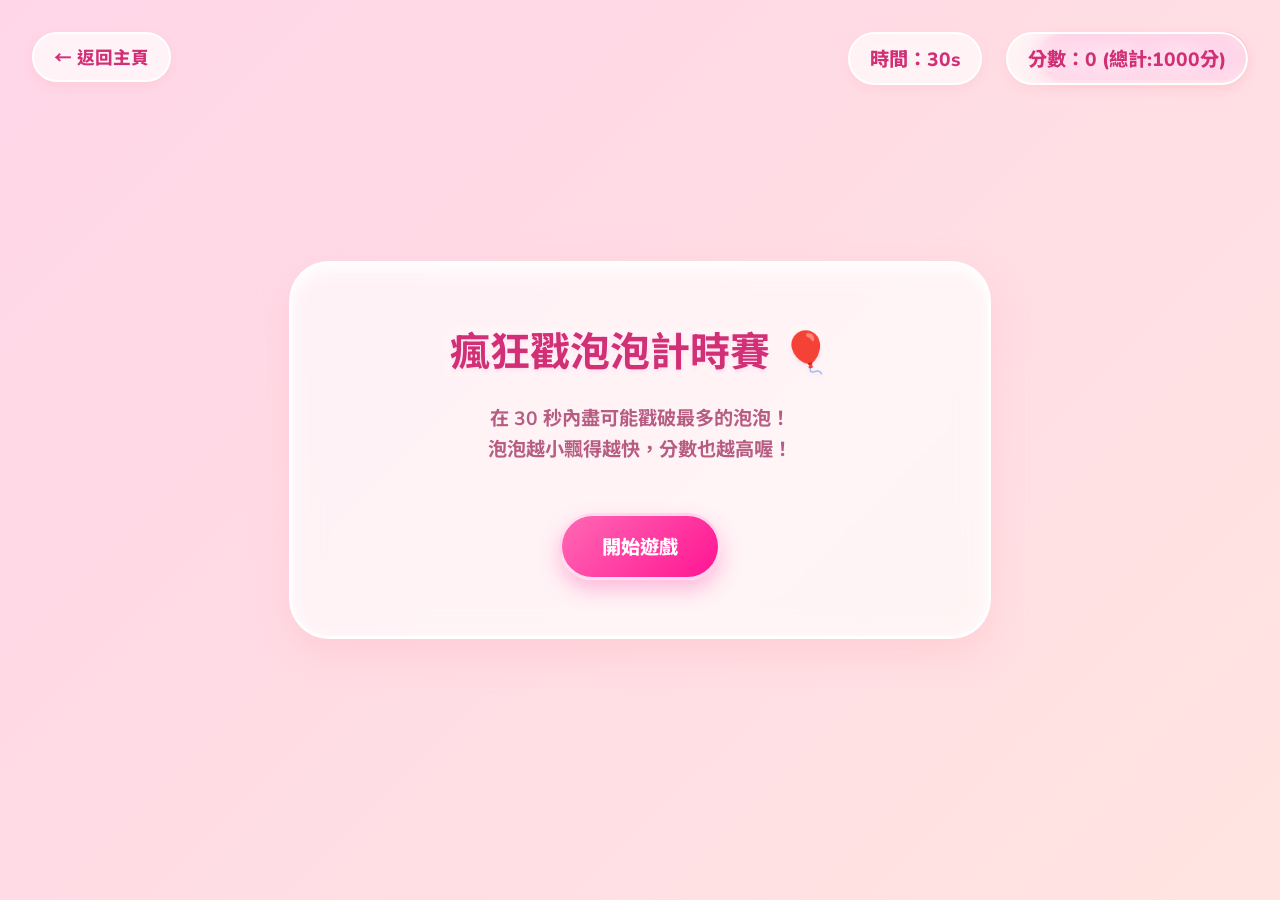
<file: lab3/index.html>
<!DOCTYPE html>
<html lang="zh-Hant">

<head>
    <meta charset="UTF-8">
    <meta name="viewport" content="width=device-width, initial-scale=1.0">
    <title>Lab 3 - 瘋狂戳泡泡計時賽</title>
    <link
        href="https://fonts.googleapis.com/css2?family=Nunito:wght@400;600;800&family=Noto+Sans+TC:wght@400;700;800&display=swap"
        rel="stylesheet">
    <link rel="stylesheet" href="style.css">
</head>

<body>
    <!-- 返回主頁按鈕 -->
    <a href="../index.html" class="back-link" id="back-link">← 返回主頁</a>

    <!-- 前往遊戲二按鈕 -->
    <a href="maze.html" class="back-link" id="next-game-link"
        style="left: auto; right: 2rem; background: rgba(255,105,180,0.8); color: white; border-color: #ffb6c1;">前往遊戲二
        (迷宮) →</a>

    <!-- 遊戲資訊列 (遊戲進行中才顯示) -->
    <div class="game-header hidden" id="game-header">
        <div class="info-badge">時間：<span id="time-left">30</span>s</div>
        <div class="info-badge">分數：<span id="score">0</span> (總計:1000分)</div>
    </div>

    <!-- 遊戲泡泡容器 -->
    <div id="game-container"></div>

    <!-- 開始畫面 -->
    <div class="container" id="start-screen">
        <h1>瘋狂戳泡泡計時賽 🎈</h1>
        <p>在 30 秒內盡可能戳破最多的泡泡！<br>泡泡越小飄得越快，分數也越高喔！</p>
        <button class="play-btn" id="start-btn">開始遊戲</button>
    </div>

    <!-- 結束畫面 -->
    <div class="container hidden" id="end-screen">
        <h1>時間到！ ⏱️</h1>
        <p>太棒了！你的最終得分是：</p>
        <h2 id="final-score">0</h2>
        <button class="play-btn" id="restart-btn">再玩一次</button>
    </div>

    <script src="game.js"></script>
</body>

</html>
</file>
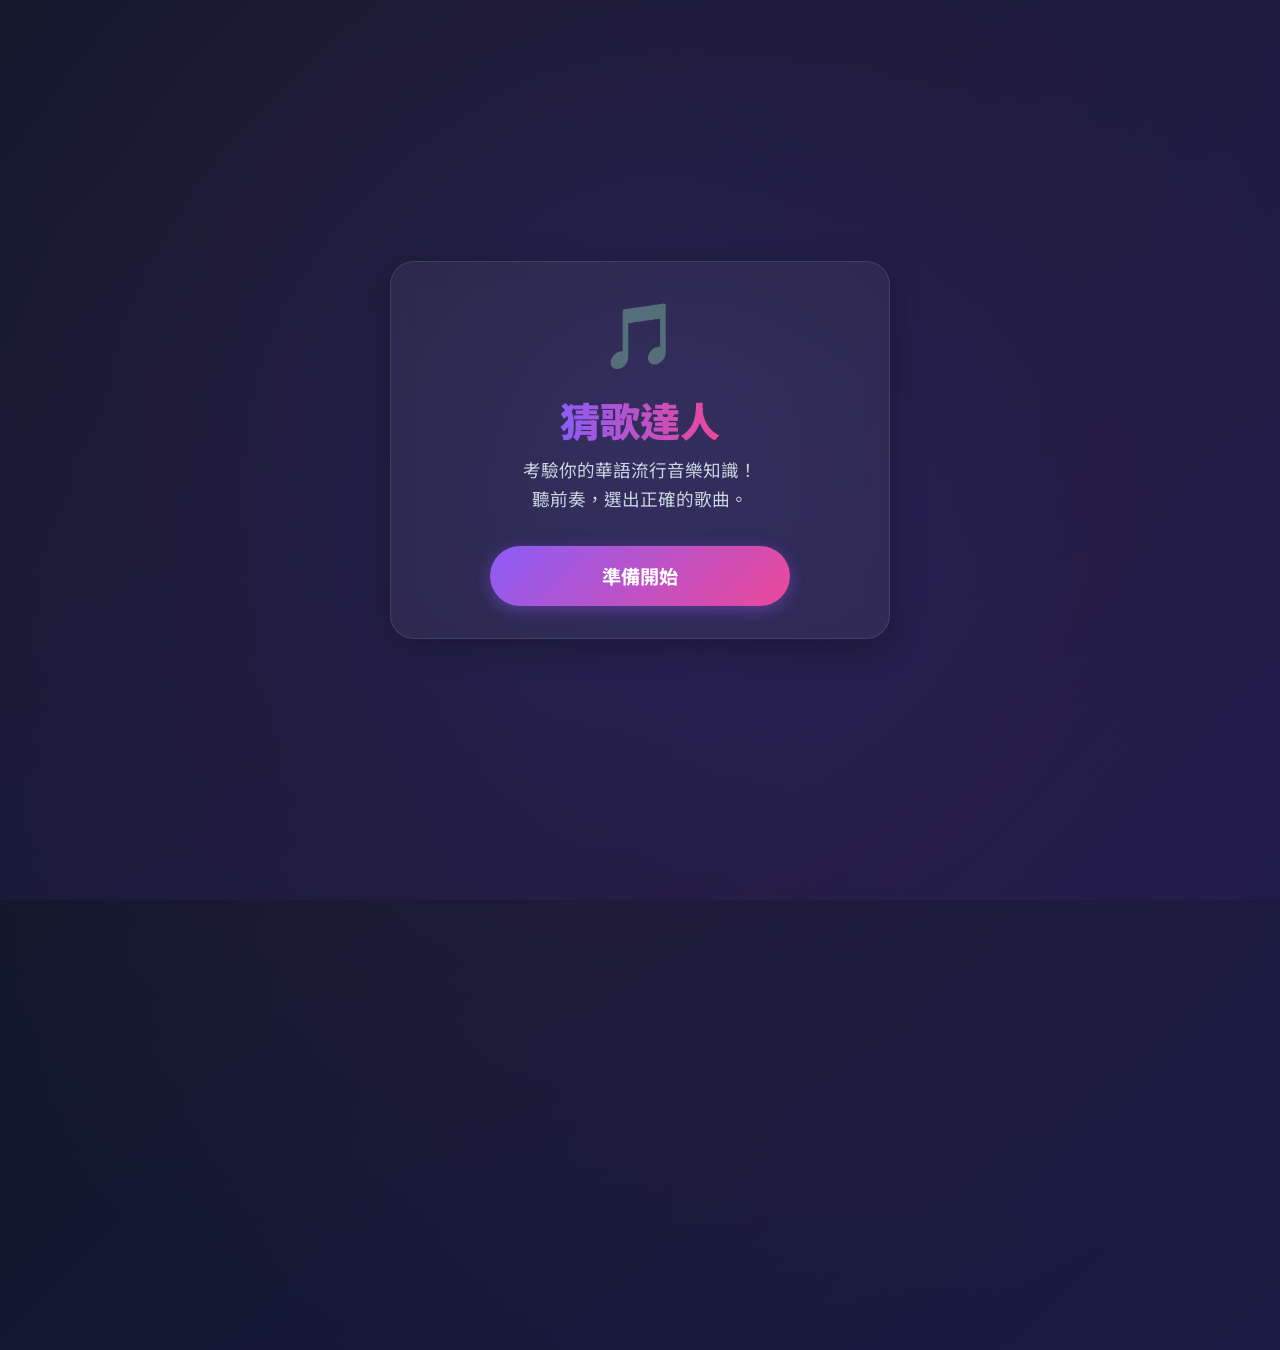
<file: lab1/guess-song/index.html>
<!DOCTYPE html>
<html lang="zh-TW">
<head>
    <meta charset="UTF-8">
    <meta name="viewport" content="width=device-width, initial-scale=1.0">
    <title>猜歌達人 - Guess the Song</title>
    <link rel="stylesheet" href="style.css">
    <link href="https://fonts.googleapis.com/css2?family=Noto+Sans+TC:wght@400;700;900&family=Outfit:wght@400;700;900&display=swap" rel="stylesheet">
</head>
<body>
    <div id="app" class="container glass-panel">
        <!-- Start Screen -->
        <div id="start-screen" class="screen active fade-in">
            <div class="icon-pulse">🎵</div>
            <h1 class="title">猜歌達人</h1>
            <p class="subtitle">考驗你的華語流行音樂知識！<br>聽前奏，選出正確的歌曲。</p>
            <button id="start-btn" class="primary-btn">準備開始</button>
            <div id="loading" class="hidden">
                <div class="spinner"></div>
                <p>正在載入百大熱門歌曲...</p>
            </div>
        </div>

        <!-- Game Screen -->
        <div id="game-screen" class="screen hidden">
            <div class="header">
                <div class="round-badge" id="round-info">回合 1/10</div>
                <div class="score-badge">得分 <span id="score-info">0</span></div>
            </div>
            
            <div class="player-container">
                <div class="audio-visualizer">
                    <div class="bar"></div>
                    <div class="bar"></div>
                    <div class="bar"></div>
                    <div class="bar"></div>
                    <div class="bar"></div>
                </div>
                <h2 class="question-text">這首是哪首歌？</h2>
                
                <div class="audio-controls">
                    <button id="btn-play-start" class="control-btn primary">開始 (0-15s)</button>
                    <button id="btn-play-more" class="control-btn" disabled>再聽15秒</button>
                    <button id="btn-skip" class="control-btn" disabled>跳過</button>
                </div>
            </div>

            
            <div id="options" class="options-grid">
                <!-- Option buttons injected by JS -->
            </div>
            
            <div class="progress-container">
                <div id="time-progress" class="progress-bar"></div>
            </div>
            <div id="feedback" class="feedback"></div>
        </div>

        <!-- End Screen -->
        <div id="end-screen" class="screen hidden fade-in">
            <div class="icon-pulse">🏆</div>
            <h1 class="title">遊戲結束！</h1>
            <div class="final-score-container">
                <p>你的最終得分</p>
                <h2 id="final-score">0</h2>
            </div>
            <p id="evaluation-message" class="evaluation"></p>
            <button id="restart-btn" class="primary-btn">再挑戰一次</button>
        </div>
    </div>

    <!-- Audio Element -->
    <audio id="audio-player"></audio>

    <script src="script.js"></script>
</body>
</html>
</file>
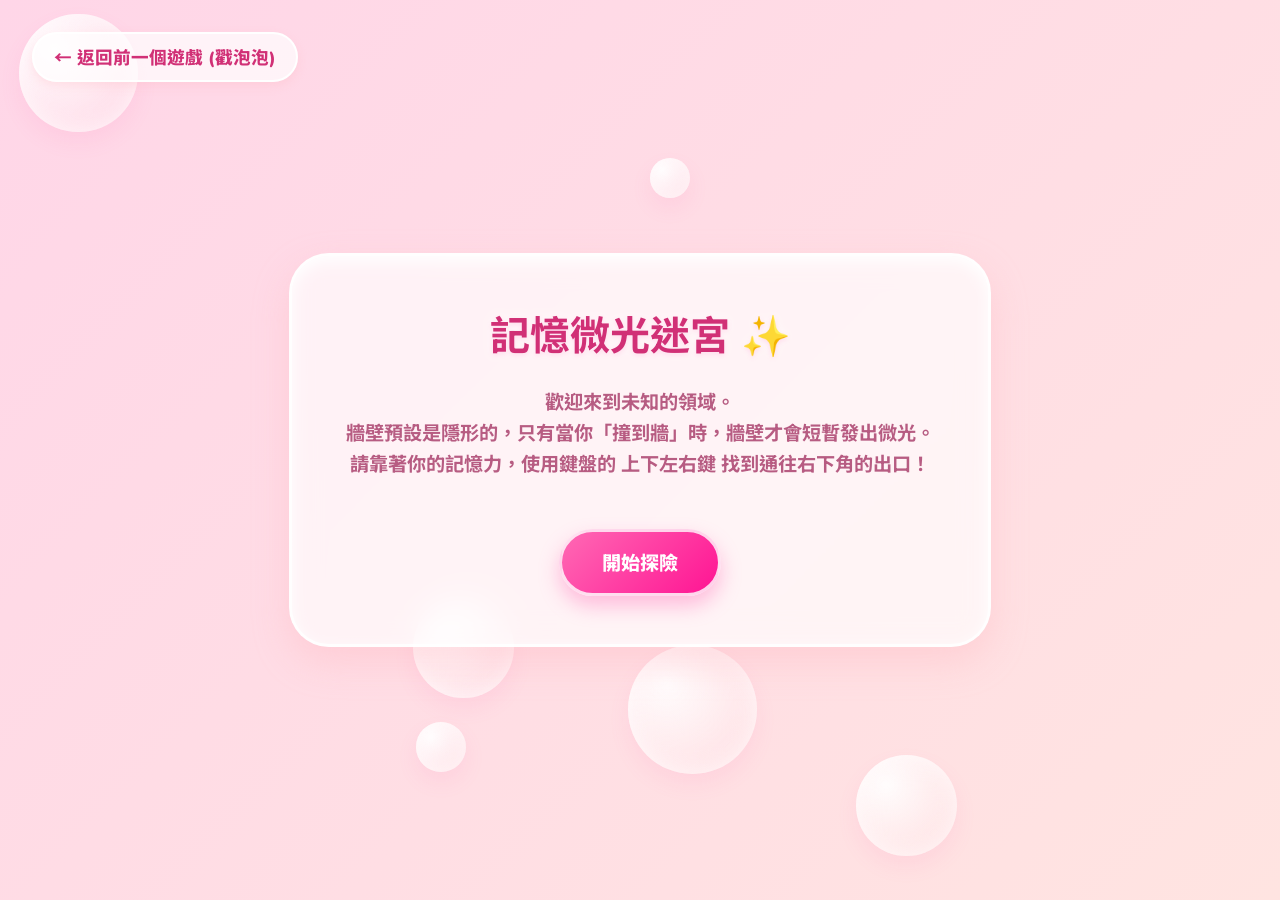
<file: lab3/maze.html>
<!DOCTYPE html>
<html lang="zh-Hant">

<head>
    <meta charset="UTF-8">
    <meta name="viewport" content="width=device-width, initial-scale=1.0">
    <title>Lab 3 - 記憶微光迷宮</title>
    <link href="https://fonts.googleapis.com/css2?family=Nunito:wght@400;600;800&family=Noto+Sans+TC:wght@400;700;800&display=swap" rel="stylesheet">
    <link rel="stylesheet" href="maze.css">
</head>

<body>
    <!-- 漂浮泡泡背景 -->
    <div class="bubble"></div>
    <div class="bubble"></div>
    <div class="bubble"></div>
    <div class="bubble"></div>
    <div class="bubble"></div>
    <div class="bubble"></div>

    <a href="index.html" class="back-link">← 返回前一個遊戲 (戳泡泡)</a>
    
    <!-- 開始畫面 -->
    <div class="container" id="start-screen">
        <h1>記憶微光迷宮 ✨</h1>
        <p>歡迎來到未知的領域。<br>牆壁預設是隱形的，只有當你「撞到牆」時，牆壁才會短暫發出微光。<br>請靠著你的記憶力，使用鍵盤的 <strong>上下左右鍵</strong> 找到通往右下角的出口！</p>
        <button class="play-btn" id="start-btn">開始探險</button>
    </div>

    <!-- 遊戲畫面 -->
    <div class="container hidden" id="game-screen">
        <h2 style="color: #d13076; margin-top: 0; margin-bottom: 1rem;">找出出口！</h2>
        <div id="maze-container">
            <!-- 迷宮網格將由 JS 生成 -->
        </div>
        <p style="margin-top: 1rem; margin-bottom: 0; font-size: 1rem;">使用方向鍵 ⬆️⬇️⬅️➡️ 移動</p>
    </div>

    <!-- 結束畫面 -->
    <div class="container hidden" id="end-screen">
        <h1>恭喜通關！ 🎉</h1>
        <p>你成功憑著記憶力走出了微光迷宮！</p>
        <div style="font-size: 1.5rem; color: #ff1493; font-weight: bold; margin: 1.5rem 0;">
            總共撞牆次數：<span id="bump-count">0</span> 次
        </div>
        <button class="play-btn" id="restart-btn">再挑戰一次</button>
    </div>

    <script src="maze.js"></script>
    <script>
        // 背景泡泡
        document.querySelectorAll('.bubble').forEach(bubble => {
            const size = Math.random() * 100 + 40;
            bubble.style.width = `${size}px`;
            bubble.style.height = `${size}px`;
            bubble.style.left = `${Math.random() * 100}%`;
            bubble.style.top = `${Math.random() * 100}%`;
            bubble.style.animationDuration = `${Math.random() * 10 + 6}s`;
            
            bubble.addEventListener('click', function() {
                this.style.opacity = '0';
                setTimeout(() => this.remove(), 300);
            });
        });
    </script>
</body>

</html>
</file>
<file: lab3/style.css>
:root {
    --bg-color: #ffd6e8;
    --text-main: #9d3b62;
    --card-bg: rgba(255, 255, 255, 0.65);
}

body {
    margin: 0;
    font-family: 'Nunito', 'Noto Sans TC', sans-serif;
    background-color: var(--bg-color);
    background-image: linear-gradient(135deg, #ffd6e8 0%, #ffe4e1 100%);
    color: var(--text-main);
    display: flex;
    flex-direction: column;
    align-items: center;
    justify-content: center;
    min-height: 100vh;
    overflow: hidden;
    position: relative;
    user-select: none; /* 防止連點時選取文字 */
}

/* 回主頁按鈕 */
.back-link {
    position: absolute;
    top: 2rem;
    left: 2rem;
    color: #d13076;
    text-decoration: none;
    font-weight: 800;
    font-size: 1.1rem;
    transition: transform 0.3s;
    z-index: 10;
    background: rgba(255, 255, 255, 0.7);
    padding: 10px 20px;
    border-radius: 30px;
    box-shadow: 0 4px 10px rgba(255, 182, 193, 0.3);
    border: 2px solid white;
}

.back-link:hover {
    transform: translateX(-5px);
    background: white;
}

/* 主容器 */
.container {
    background: var(--card-bg);
    padding: 3.5rem 3rem;
    border-radius: 40px;
    text-align: center;
    border: 3px solid rgba(255, 255, 255, 0.9);
    max-width: 600px;
    width: 90%;
    box-shadow: 0 15px 35px rgba(255, 182, 193, 0.4), inset 0 5px 15px rgba(255, 255, 255, 1);
    backdrop-filter: blur(15px);
    z-index: 5;
    position: relative;
    animation: bounceIn 0.8s cubic-bezier(0.68, -0.55, 0.265, 1.55);
}

.container.hidden {
    display: none !important;
}

h1 {
    font-size: 2.5rem;
    margin-top: 0;
    color: #d13076;
    text-shadow: 0 2px 5px rgba(255, 105, 180, 0.2), 0 0 10px rgba(255, 255, 255, 0.8);
    margin-bottom: 1.5rem;
}

p {
    font-size: 1.2rem;
    color: #b75c82;
    font-weight: 700;
    line-height: 1.6;
    margin-bottom: 2rem;
}

/* 按鈕樣式 */
.play-btn {
    background: linear-gradient(135deg, #ff69b4, #ff1493);
    color: white;
    border: 3px solid rgba(255, 255, 255, 0.8);
    padding: 1rem 2.5rem;
    font-size: 1.2rem;
    border-radius: 50px;
    cursor: pointer;
    font-weight: 800;
    transition: all 0.3s cubic-bezier(0.175, 0.885, 0.32, 1.275);
    margin-top: 1rem;
    box-shadow: 0 10px 20px rgba(255, 105, 180, 0.4);
    font-family: inherit;
}

.play-btn:hover {
    transform: translateY(-5px) scale(1.05);
    box-shadow: 0 15px 25px rgba(255, 20, 147, 0.5);
    background: linear-gradient(135deg, #ff1493, #ff69b4);
}

/* 遊戲畫面上方資訊列 */
.game-header {
    position: absolute;
    top: 2rem;
    right: 2rem;
    display: flex;
    gap: 1.5rem;
    z-index: 10;
}

.info-badge {
    background: var(--card-bg);
    padding: 10px 20px;
    border-radius: 30px;
    border: 2px solid white;
    font-weight: 800;
    font-size: 1.2rem;
    color: #d13076;
    box-shadow: 0 4px 10px rgba(255, 182, 193, 0.3);
    backdrop-filter: blur(10px);
}

/* 泡泡動畫特效 */
.bubble {
    position: absolute;
    background: radial-gradient(circle at 30% 30%, rgba(255, 255, 255, 0.9), rgba(255, 182, 193, 0.1));
    border-radius: 50%;
    box-shadow: inset 0 0 25px rgba(255, 255, 255, 0.8), 0 10px 20px rgba(255, 105, 180, 0.1);
    z-index: 1;
    backdrop-filter: blur(2px);
    cursor: crosshair;
    -webkit-tap-highlight-color: transparent;
    /* 遊戲中泡泡會從下方飄到上方 */
    animation: floatUp linear forwards; 
    transition: transform 0.1s ease-out;
}

/* 泡泡按壓時的阻尼感 */
.bubble:active {
    transform: scale(0.85) !important;
}

/* 當泡泡被點擊時 */
.bubble.popped {
    animation: pop 0.25s cubic-bezier(0.175, 0.885, 0.32, 1.275) forwards !important;
    pointer-events: none;
}

/* 戳破水花粒子樣式（如煙花般放射下墜） */
.pop-particle {
    position: absolute;
    background: radial-gradient(circle at 30% 30%, rgba(255, 255, 255, 1) 0%, rgba(135, 206, 250, 0.95) 40%, rgba(30, 144, 255, 0.4) 100%);
    border-radius: 50%;
    box-shadow: inset 0 0 5px rgba(255, 255, 255, 1), 0 0 8px rgba(135, 206, 250, 0.5);
    pointer-events: none;
    z-index: 15;
    animation: splashFly 0.65s cubic-bezier(0.1, 0.8, 0.2, 1) forwards;
    transform-origin: center;
}

/* 晶瑩剔透的水紋漣漪環 */
.pop-ring {
    position: absolute;
    border: 2px dashed rgba(255, 255, 255, 0.8);
    box-shadow: inset 0 0 10px rgba(135, 206, 250, 0.4), 0 0 15px rgba(135, 206, 250, 0.5);
    background: rgba(224, 255, 255, 0.08);
    border-radius: 50%;
    pointer-events: none;
    z-index: 14;
    transform: translate(-50%, -50%) scale(0.5);
    animation: ringExpand 0.4s cubic-bezier(0.1, 0.8, 0.3, 1) forwards;
}

/* 得分浮水印動畫 */
.floating-score {
    position: absolute;
    color: #ff1493;
    font-weight: 900;
    font-size: 1.5rem;
    text-shadow: 0 2px 5px rgba(255, 255, 255, 0.9);
    pointer-events: none;
    z-index: 20;
    animation: floatScore 0.8s ease-out forwards;
}

@keyframes floatScore {
    0% { transform: translateY(0) scale(1); opacity: 1; }
    100% { transform: translateY(-50px) scale(1.5); opacity: 0; }
}

@keyframes pop {
    0% { transform: scale(1); opacity: 1; }
    40% { transform: scale(0.7, 1.3); }
    70% { transform: scale(1.3, 0.7); opacity: 0.8; }
    100% { transform: scale(0); opacity: 0; }
}

@keyframes splashFly {
    0% {
        transform: translate(0, 0) scale(1) rotate(var(--angle)) scaleX(1.5) scaleY(0.6);
        opacity: 1;
    }
    25% {
        transform: translate(calc(var(--tx) * 0.45), calc(var(--ty) * 0.45 + var(--gravity) * 0.08)) scale(1.1) rotate(var(--angle)) scaleX(1.9) scaleY(0.45);
        opacity: 0.95;
    }
    70% {
        transform: translate(calc(var(--tx) * 0.85), calc(var(--ty) * 0.85 + var(--gravity) * 0.6)) scale(0.7) rotate(var(--angle)) scaleX(1.2) scaleY(0.8);
        opacity: 0.8;
    }
    100% {
        transform: translate(var(--tx), calc(var(--ty) + var(--gravity))) scale(0) rotate(var(--angle)) scaleX(1) scaleY(1);
        opacity: 0;
    }
}

@keyframes ringExpand {
    0% {
        transform: translate(-50%, -50%) scale(0.4);
        opacity: 1;
    }
    100% {
        transform: translate(-50%, -50%) scale(1.6);
        opacity: 0;
        border-color: rgba(255, 255, 255, 0);
    }
}

@keyframes floatUp {
    0% {
        transform: translateY(100vh) scale(1) rotate(0deg);
        opacity: 0;
    }
    10% {
        opacity: 1;
    }
    90% {
        opacity: 1;
    }
    100% {
        transform: translateY(-200px) scale(1.1) rotate(20deg);
        opacity: 0;
    }
}

@keyframes bounceIn {
    0% { opacity: 0; transform: scale(0.8); }
    50% { opacity: 1; transform: scale(1.05); }
    100% { transform: scale(1); }
}

#final-score {
    font-size: 4rem;
    font-weight: 900;
    color: #ff1493;
    margin: 1rem 0;
    text-shadow: 0 4px 10px rgba(255, 255, 255, 0.8);
}
</file>
<file: lab1/guess-song/style.css>
:root {
    --primary: #8b5cf6;
    --primary-hover: #7c3aed;
    --secondary: #ec4899;
    --bg-gradient-1: #0f172a;
    --bg-gradient-2: #1e1b4b;
    --text-main: #f8fafc;
    --text-muted: #cbd5e1;
    --glass-bg: rgba(255, 255, 255, 0.05);
    --glass-border: rgba(255, 255, 255, 0.1);
    --glass-shadow: 0 8px 32px 0 rgba(0, 0, 0, 0.3);
    
    --success: #10b981;
    --error: #ef4444;
}

* {
    margin: 0;
    padding: 0;
    box-sizing: border-box;
}

body {
    font-family: 'Outfit', 'Noto Sans TC', sans-serif;
    background: linear-gradient(135deg, var(--bg-gradient-1), var(--bg-gradient-2));
    color: var(--text-main);
    min-height: 100vh;
    display: flex;
    justify-content: center;
    align-items: center;
    overflow: hidden;
}

/* Background Animated Gradient */
body::before {
    content: '';
    position: absolute;
    width: 200vw;
    height: 200vh;
    background: radial-gradient(circle at 50% 50%, rgba(139, 92, 246, 0.15), rgba(236, 72, 153, 0.05), transparent 60%);
    animation: rotate 30s linear infinite;
    z-index: -1;
}

@keyframes rotate {
    0% { transform: rotate(0deg); }
    100% { transform: rotate(360deg); }
}

.container {
    width: 100%;
    max-width: 500px;
    padding: 2rem;
    position: relative;
}

.glass-panel {
    background: var(--glass-bg);
    backdrop-filter: blur(12px);
    -webkit-backdrop-filter: blur(12px);
    border: 1px solid var(--glass-border);
    border-radius: 24px;
    box-shadow: var(--glass-shadow);
}

.screen {
    display: none;
    flex-direction: column;
    align-items: center;
    text-align: center;
    width: 100%;
}

.screen.active {
    display: flex;
    animation: slideUp 0.5s ease-out forwards;
}

.hidden {
    display: none !important;
}

@keyframes slideUp {
    from { opacity: 0; transform: translateY(20px); }
    to { opacity: 1; transform: translateY(0); }
}

.fade-in {
    animation: fadeIn 0.8s ease-out;
}

@keyframes fadeIn {
    from { opacity: 0; }
    to { opacity: 1; }
}

.icon-pulse {
    font-size: 4rem;
    margin-bottom: 1rem;
    animation: pulse 2s infinite;
}

@keyframes pulse {
    0% { transform: scale(1); }
    50% { transform: scale(1.1); }
    100% { transform: scale(1); }
}

.title {
    font-size: 2.5rem;
    font-weight: 900;
    margin-bottom: 0.5rem;
    background: linear-gradient(to right, var(--primary), var(--secondary));
    -webkit-background-clip: text;
    -webkit-text-fill-color: transparent;
}

.subtitle {
    color: var(--text-muted);
    font-size: 1.1rem;
    line-height: 1.6;
    margin-bottom: 2rem;
}

.primary-btn {
    background: linear-gradient(135deg, var(--primary), var(--secondary));
    color: white;
    border: none;
    padding: 1rem 2.5rem;
    font-size: 1.2rem;
    font-weight: 700;
    border-radius: 50px;
    cursor: pointer;
    transition: all 0.3s ease;
    box-shadow: 0 4px 15px rgba(139, 92, 246, 0.4);
    font-family: inherit;
    width: 80%;
    max-width: 300px;
}

.primary-btn:hover {
    transform: translateY(-2px);
    box-shadow: 0 6px 20px rgba(236, 72, 153, 0.5);
}

.primary-btn:active {
    transform: translateY(1px);
}

.primary-btn:disabled {
    opacity: 0.5;
    cursor: not-allowed;
    transform: none;
}

/* Spinner */
.spinner {
    width: 40px;
    height: 40px;
    border: 4px solid var(--glass-border);
    border-top: 4px solid var(--primary);
    border-radius: 50%;
    animation: spin 1s linear infinite;
    margin: 0 auto 1rem;
}

@keyframes spin {
    0% { transform: rotate(0deg); }
    100% { transform: rotate(360deg); }
}

#loading {
    margin-top: 1.5rem;
    color: var(--text-muted);
}

/* Game Screen */
.header {
    width: 100%;
    display: flex;
    justify-content: space-between;
    margin-bottom: 2rem;
    font-size: 1.1rem;
    font-weight: 700;
}

.round-badge, .score-badge {
    background: rgba(255,255,255,0.1);
    padding: 0.5rem 1rem;
    border-radius: 20px;
    border: 1px solid var(--glass-border);
}

.score-badge {
    color: var(--secondary);
}

.player-container {
    margin-bottom: 2rem;
    display: flex;
    flex-direction: column;
    align-items: center;
}

/* Audio Visualizer */
.audio-visualizer {
    display: flex;
    align-items: flex-end;
    gap: 6px;
    height: 60px;
    margin-bottom: 1.5rem;
}

.audio-visualizer .bar {
    width: 8px;
    background: var(--primary);
    border-radius: 4px;
    height: 10px;
    transition: height 0.1s ease;
}

.audio-visualizer.playing .bar {
    animation: sound 0.5s -0.1s ease infinite alternate;
}
.audio-visualizer.playing .bar:nth-child(2) { animation-delay: -0.2s; background: var(--secondary); }
.audio-visualizer.playing .bar:nth-child(3) { animation-delay: -0.4s; background: #a855f7; }
.audio-visualizer.playing .bar:nth-child(4) { animation-delay: -0.3s; background: var(--secondary); }
.audio-visualizer.playing .bar:nth-child(5) { animation-delay: -0.5s; }

@keyframes sound {
    0% { height: 10px; }
    100% { height: 60px; }
}

.question-text {
    font-size: 1.5rem;
    font-weight: 700;
}

.options-grid {
    display: grid;
    grid-template-columns: 1fr;
    gap: 1rem;
    width: 100%;
    margin-bottom: 2rem;
}

.option-btn {
    background: rgba(255, 255, 255, 0.05);
    border: 1px solid var(--glass-border);
    color: var(--text-main);
    padding: 1.2rem;
    border-radius: 16px;
    font-size: 1rem;
    font-family: inherit;
    cursor: pointer;
    transition: all 0.2s ease;
    text-align: left;
    display: flex;
    flex-direction: column;
    position: relative;
    overflow: hidden;
}

.option-btn::before {
    content: '';
    position: absolute;
    top: 0; left: 0; right: 0; bottom: 0;
    background: linear-gradient(90deg, transparent, rgba(255,255,255,0.1), transparent);
    transform: translateX(-100%);
    transition: transform 0.5s ease;
}

.option-btn:hover:not(:disabled) {
    background: rgba(255, 255, 255, 0.1);
    border-color: rgba(255, 255, 255, 0.3);
    transform: translateY(-2px);
}

.option-btn:hover:not(:disabled)::before {
    transform: translateX(100%);
}

.option-btn:active:not(:disabled) {
    transform: translateY(0);
}

.option-btn .song-name {
    font-weight: 700;
    font-size: 1.1rem;
    margin-bottom: 0.2rem;
}

.option-btn .artist-name {
    font-size: 0.85rem;
    color: var(--text-muted);
}

/* Correct / Wrong States */
.option-btn.correct {
    background: rgba(16, 185, 129, 0.2);
    border-color: var(--success);
    color: white;
}

.option-btn.wrong {
    background: rgba(239, 68, 68, 0.2);
    border-color: var(--error);
    opacity: 0.7;
}

/* Progress Bar */
.progress-container {
    width: 100%;
    height: 6px;
    background: rgba(255, 255, 255, 0.1);
    border-radius: 3px;
    overflow: hidden;
    margin-bottom: 1rem;
}

.progress-bar {
    height: 100%;
    width: 100%;
    background: linear-gradient(90deg, var(--primary), var(--secondary));
    transform-origin: left;
    transition: transform 0.1s linear;
}

.feedback {
    min-height: 24px;
    font-weight: 700;
    font-size: 1.2rem;
    opacity: 0;
    transition: opacity 0.3s;
}

.feedback.show {
    opacity: 1;
}

.feedback.success { color: var(--success); }
.feedback.error { color: var(--error); }

/* End Screen */
.final-score-container {
    background: rgba(0,0,0,0.2);
    padding: 2rem;
    border-radius: 20px;
    margin: 2rem 0;
    width: 100%;
}

#final-score {
    font-size: 4rem;
    font-weight: 900;
    color: var(--secondary);
    margin-top: 0.5rem;
}

.evaluation {
    font-size: 1.2rem;
    color: var(--text-muted);
    margin-bottom: 2rem;
}

/* Audio Controls */
.audio-controls {
    display: flex;
    gap: 0.5rem;
    margin-bottom: 1.5rem;
    width: 100%;
    justify-content: center;
}

.control-btn {
    background: rgba(255, 255, 255, 0.1);
    border: 1px solid var(--glass-border);
    color: white;
    padding: 0.5rem 1rem;
    border-radius: 20px;
    cursor: pointer;
    font-family: inherit;
    font-size: 0.9rem;
    transition: all 0.2s;
}

.control-btn.primary {
    background: var(--primary);
    border-color: var(--primary-hover);
    font-weight: 700;
}

.control-btn:hover:not(:disabled) {
    background: rgba(255, 255, 255, 0.2);
}

.control-btn.primary:hover:not(:disabled) {
    background: var(--primary-hover);
}

.control-btn:disabled {
    opacity: 0.4;
    cursor: not-allowed;
}

@media (min-width: 600px) {
    .options-grid {
        grid-template-columns: 1fr 1fr;
    }
}
</file>
<file: lab3/maze.css>
:root {
    --bg-color: #ffd6e8;
    --text-main: #9d3b62;
    --card-bg: rgba(255, 255, 255, 0.65);
}

body {
    margin: 0;
    font-family: 'Nunito', 'Noto Sans TC', sans-serif;
    background-color: var(--bg-color);
    background-image: linear-gradient(135deg, #ffd6e8 0%, #ffe4e1 100%);
    color: var(--text-main);
    display: flex;
    flex-direction: column;
    align-items: center;
    justify-content: center;
    min-height: 100vh;
    overflow: hidden;
    position: relative;
    user-select: none;
}

/* 返回按鈕 */
.back-link {
    position: absolute;
    top: 2rem;
    left: 2rem;
    color: #d13076;
    text-decoration: none;
    font-weight: 800;
    font-size: 1.1rem;
    transition: transform 0.3s;
    z-index: 10;
    background: rgba(255, 255, 255, 0.7);
    padding: 10px 20px;
    border-radius: 30px;
    box-shadow: 0 4px 10px rgba(255, 182, 193, 0.3);
    border: 2px solid white;
}

.back-link:hover {
    transform: translateX(-5px);
    background: white;
}

/* 主容器 */
.container {
    background: var(--card-bg);
    padding: 3rem;
    border-radius: 40px;
    text-align: center;
    border: 3px solid rgba(255, 255, 255, 0.9);
    max-width: 600px;
    width: 90%;
    box-shadow: 0 15px 35px rgba(255, 182, 193, 0.4), inset 0 5px 15px rgba(255, 255, 255, 1);
    backdrop-filter: blur(15px);
    z-index: 5;
    position: relative;
    animation: bounceIn 0.8s cubic-bezier(0.68, -0.55, 0.265, 1.55);
}

.container.hidden {
    display: none !important;
}

h1 {
    font-size: 2.5rem;
    margin-top: 0;
    color: #d13076;
    text-shadow: 0 2px 5px rgba(255, 105, 180, 0.2), 0 0 10px rgba(255, 255, 255, 0.8);
    margin-bottom: 1.5rem;
}

p {
    font-size: 1.2rem;
    color: #b75c82;
    font-weight: 700;
    line-height: 1.6;
    margin-bottom: 2rem;
}

/* 按鈕樣式 */
.play-btn {
    background: linear-gradient(135deg, #ff69b4, #ff1493);
    color: white;
    border: 3px solid rgba(255, 255, 255, 0.8);
    padding: 1rem 2.5rem;
    font-size: 1.2rem;
    border-radius: 50px;
    cursor: pointer;
    font-weight: 800;
    transition: all 0.3s cubic-bezier(0.175, 0.885, 0.32, 1.275);
    margin-top: 1rem;
    box-shadow: 0 10px 20px rgba(255, 105, 180, 0.4);
    font-family: inherit;
}

.play-btn:hover {
    transform: translateY(-5px) scale(1.05);
    box-shadow: 0 15px 25px rgba(255, 20, 147, 0.5);
    background: linear-gradient(135deg, #ff1493, #ff69b4);
}

/* 迷宮區域 */
#maze-container {
    display: inline-block;
    background: rgba(255, 255, 255, 0.3);
    padding: 10px;
    border-radius: 15px;
    border: 2px solid rgba(255, 255, 255, 0.8);
    box-shadow: inset 0 0 20px rgba(255, 182, 193, 0.2);
}

.maze-row {
    display: flex;
}

.maze-cell {
    width: 35px;
    height: 35px;
    box-sizing: border-box;
    transition: all 0.3s ease;
    border-radius: 4px;
    margin: 1px;
}

/* 牆壁 - 預設隱形 */
.cell-wall {
    background-color: transparent;
}

/* 撞擊時的霓虹發光特效 */
.cell-wall.bumped {
    animation: neonGlow 1.5s ease-out forwards;
}

@keyframes neonGlow {
    0% {
        background-color: #ff69b4;
        box-shadow: 0 0 10px #ff69b4, 0 0 20px #ff1493, inset 0 0 10px rgba(255,255,255,0.8);
        border: 1px solid white;
    }
    100% {
        background-color: transparent;
        box-shadow: none;
        border: none;
    }
}

/* 玩家 */
.cell-player {
    background-color: #fff;
    border-radius: 50%;
    transform: scale(0.8);
    box-shadow: 0 0 15px #fff, 0 0 25px #ffb6c1;
    animation: pulsePlayer 1s infinite alternate;
    position: relative;
    z-index: 2;
}

@keyframes pulsePlayer {
    0% { transform: scale(0.7); box-shadow: 0 0 10px #fff, 0 0 20px #ffb6c1; }
    100% { transform: scale(0.9); box-shadow: 0 0 20px #fff, 0 0 30px #ff69b4; }
}

/* 出口 */
.cell-exit {
    background: radial-gradient(circle, #ffd700, #ff8c00);
    border-radius: 8px;
    transform: scale(0.8);
    box-shadow: 0 0 15px #ffd700;
    animation: pulseExit 1.5s infinite alternate;
}

@keyframes pulseExit {
    0% { opacity: 0.7; box-shadow: 0 0 10px #ffd700; }
    100% { opacity: 1; box-shadow: 0 0 25px #ffd700, 0 0 40px #ff8c00; }
}

/* 漂浮泡泡背景 */
.bubble {
    position: absolute;
    background: radial-gradient(circle at 30% 30%, rgba(255, 255, 255, 0.9), rgba(255, 182, 193, 0.1));
    border-radius: 50%;
    box-shadow: inset 0 0 25px rgba(255, 255, 255, 0.8), 0 10px 20px rgba(255, 105, 180, 0.1);
    animation: float 8s infinite ease-in-out;
    z-index: 0;
    backdrop-filter: blur(2px);
    transition: opacity 0.3s;
}

@keyframes float {
    0%, 100% { transform: translateY(0) scale(1) rotate(0deg); }
    50% { transform: translateY(-40px) scale(1.05) rotate(5deg); }
}

@keyframes bounceIn {
    0% { opacity: 0; transform: scale(0.8); }
    50% { opacity: 1; transform: scale(1.05); }
    100% { transform: scale(1); }
}
</file>
